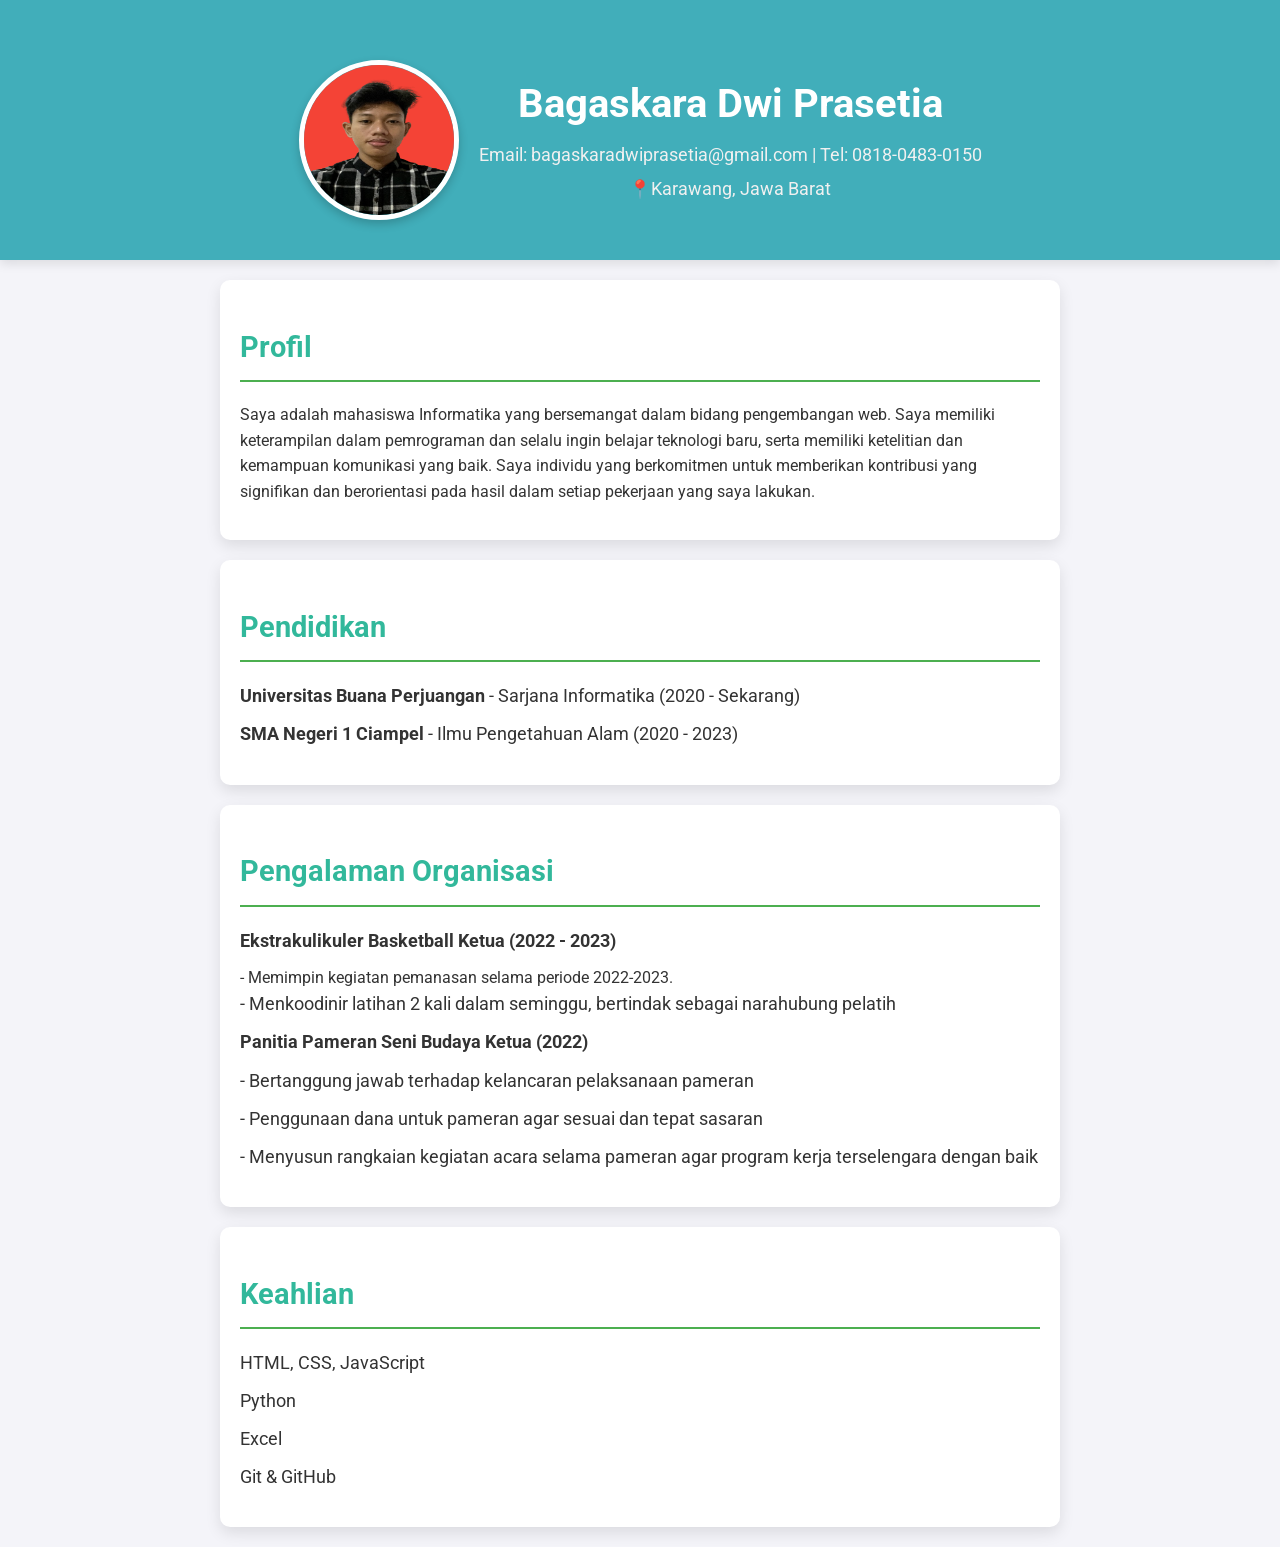
<file: index.html>
<!DOCTYPE html>
<html lang="en">
<head>
    <meta charset="UTF-8">
    <meta name="viewport" content="width=device-width, initial-scale=1.0">
    <title>CV - Bagaskara Dwi Prasetia</title>
    <link rel="stylesheet" href="styles.css">
</head>
<body>
    <header>
        <link href="https://fonts.googleapis.com/css2?family=Roboto:wght@400;500;700&display=swap" rel="stylesheet">
        <div class="profile">
            <img src="paspoto.jpg" alt="Foto Bagaskara Dwi Prasetia" class="profile-pic">
            <div class="info">
                <h1>Bagaskara Dwi Prasetia</h1>
                <p>Email: bagaskaradwiprasetia@gmail.com | Tel: 0818-0483-0150</p>
                <p><span>&#x1F4CD;</span>Karawang, Jawa Barat</p> 
            </div>
        </div>
    </header>

    <section>
        <h2>Profil</h2>
        <p>Saya adalah mahasiswa Informatika yang bersemangat dalam bidang pengembangan web. Saya memiliki keterampilan 
            dalam pemrograman dan selalu ingin belajar teknologi baru, serta memiliki ketelitian dan kemampuan komunikasi yang baik. Saya 
            individu yang berkomitmen untuk memberikan kontribusi yang signifikan dan berorientasi pada hasil dalam setiap pekerjaan
            yang saya lakukan.</p>
    </section>

    <section>
        <h2>Pendidikan</h2>
        <ul>
            <li><strong>Universitas Buana Perjuangan</strong> - Sarjana Informatika (2020 - Sekarang)</li>
            <li><strong>SMA Negeri 1 Ciampel</strong> - Ilmu Pengetahuan Alam (2020 - 2023)</li>
        </ul>
    </section>

    <section>   
        <h2>Pengalaman Organisasi</h2>
        <ul>
            <li><strong>Ekstrakulikuler Basketball
                Ketua (2022 - 2023)</strong>
            </li>- Memimpin kegiatan pemanasan selama
                periode 2022-2023.</li>
            <li>- Menkoodinir latihan 2 kali dalam seminggu,
                bertindak sebagai narahubung pelatih</li>

            <li><strong>Panitia Pameran Seni Budaya
                Ketua (2022)</strong></li>
            <li>- Bertanggung jawab terhadap kelancaran
                pelaksanaan pameran</li>
            <li>- Penggunaan dana untuk
                pameran agar sesuai dan tepat sasaran</li>
            <li>- Menyusun rangkaian kegiatan acara
                selama pameran agar program kerja
                terselengara dengan baik</li>
        </ul>
    </section>

    <section>
        <h2>Keahlian</h2>
        <ul>
            <li>HTML, CSS, JavaScript</li>
            <li>Python</li>
            <li>Excel</li>
            <li>Git & GitHub</li>
        </ul>
    </section>

</body>
</html>
</file>
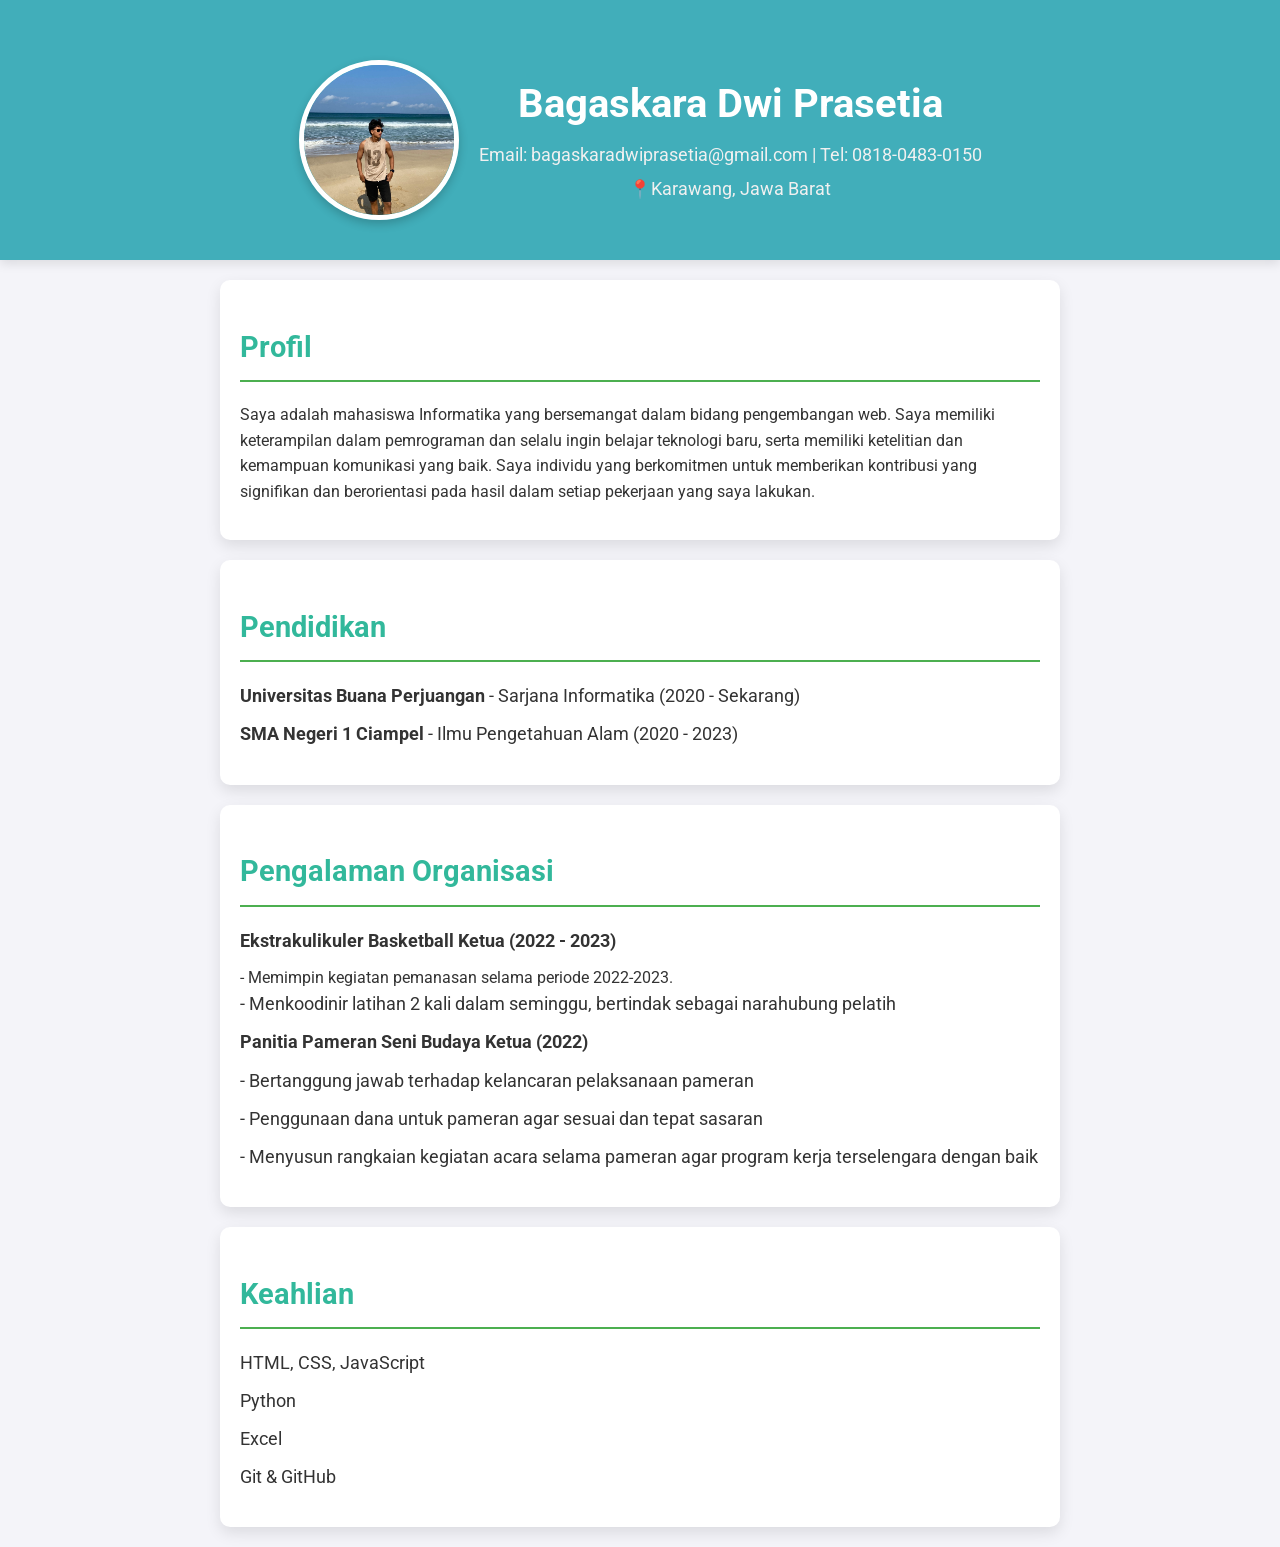
<file: CV ONLINE.html>
<!DOCTYPE html>
<html lang="en">
<head>
    <meta charset="UTF-8">
    <meta name="viewport" content="width=device-width, initial-scale=1.0">
    <title>CV - Bagaskara Dwi Prasetia</title>
    <link rel="stylesheet" href="styles.css">
</head>
<body>
    <header>
        <link href="https://fonts.googleapis.com/css2?family=Roboto:wght@400;500;700&display=swap" rel="stylesheet">
        <div class="profile">
            <img src="Bagasfoto.jpg" alt="Foto Bagaskara Dwi Prasetia" class="profile-pic">
            <div class="info">
                <h1>Bagaskara Dwi Prasetia</h1>
                <p>Email: bagaskaradwiprasetia@gmail.com | Tel: 0818-0483-0150</p>
                <p><span>&#x1F4CD;</span>Karawang, Jawa Barat</p> 
            </div>
        </div>
    </header>

    <section>
        <h2>Profil</h2>
        <p>Saya adalah mahasiswa Informatika yang bersemangat dalam bidang pengembangan web. Saya memiliki keterampilan 
            dalam pemrograman dan selalu ingin belajar teknologi baru, serta memiliki ketelitian dan kemampuan komunikasi yang baik. Saya 
            individu yang berkomitmen untuk memberikan kontribusi yang signifikan dan berorientasi pada hasil dalam setiap pekerjaan
            yang saya lakukan.</p>
    </section>

    <section>
        <h2>Pendidikan</h2>
        <ul>
            <li><strong>Universitas Buana Perjuangan</strong> - Sarjana Informatika (2020 - Sekarang)</li>
            <li><strong>SMA Negeri 1 Ciampel</strong> - Ilmu Pengetahuan Alam (2020 - 2023)</li>
        </ul>
    </section>

    <section>   
        <h2>Pengalaman Organisasi</h2>
        <ul>
            <li><strong>Ekstrakulikuler Basketball
                Ketua (2022 - 2023)</strong>
            </li>- Memimpin kegiatan pemanasan selama
                periode 2022-2023.</li>
            <li>- Menkoodinir latihan 2 kali dalam seminggu,
                bertindak sebagai narahubung pelatih</li>

            <li><strong>Panitia Pameran Seni Budaya
                Ketua (2022)</strong></li>
            <li>- Bertanggung jawab terhadap kelancaran
                pelaksanaan pameran</li>
            <li>- Penggunaan dana untuk
                pameran agar sesuai dan tepat sasaran</li>
            <li>- Menyusun rangkaian kegiatan acara
                selama pameran agar program kerja
                terselengara dengan baik</li>
        </ul>
    </section>

    <section>
        <h2>Keahlian</h2>
        <ul>
            <li>HTML, CSS, JavaScript</li>
            <li>Python</li>
            <li>Excel</li>
            <li>Git & GitHub</li>
        </ul>
    </section>

</body>
</html>
</file>
<file: styles.css>
/* Global Styles */
body {
    font-family: 'Roboto', sans-serif;
    margin: 0;
    padding: 0;
    background-color: #f4f4f9;
    color: #333;
    line-height: 1.6;
}

/* Header Section */
header {
    background-color: #41aeba; /* Warna hijau cerah */
    color: white;
    padding: 40px;
    text-align: center;
    box-shadow: 0 4px 10px rgba(0, 0, 0, 0.1); /* Bayangan halus */
}

.profile {
    display: flex;
    align-items: center;
    justify-content: center;
    margin-top: 20px;
}

.profile-pic {
    border-radius: 50%;
    width: 150px;
    height: 150px;
    margin-right: 20px;
    border: 5px solid white;
    box-shadow: 0 4px 10px rgba(0, 0, 0, 0.2); /* Menambahkan bayangan pada foto */
    transition: transform 0.3s ease; /* Animasi transisi saat foto dihover */
}

.profile-pic:hover {
    transform: scale(1.05); /* Efek zoom saat dihover */
}

.info h1 {
    margin: 0;
    font-size: 2.5rem;
}

.info p {
    margin: 5px 0;
    font-size: 1.1rem;
    color: #f0f0f0;
}

/* Section Styling */
section {
    margin: 20px auto;
    padding: 20px;
    max-width: 800px;
    background-color: white;
    border-radius: 10px;
    box-shadow: 0 6px 15px rgba(0, 0, 0, 0.1); /* Memberikan efek bayangan pada setiap section */
}

section h2 {
    font-size: 1.8rem;
    color: #32b89b; /* Warna hijau untuk heading */
    border-bottom: 2px solid #4CAF50;
    padding-bottom: 10px;
    margin-bottom: 20px;
}

ul {
    list-style-type: none;
    padding: 0;
}

ul li {
    margin-bottom: 10px;
    font-size: 1.1rem;
}

/* Footer Styling */
footer {
    background-color: #333;
    color: white;
    text-align: center;
    padding: 20px;
    margin-top: 40px;
    box-shadow: 0 -4px 10px rgba(0, 0, 0, 0.1);
    position: relative;
    width: 100%;
}

footer p {
    margin: 0;
    font-size: 1rem;
}

/* Additional Styling */
@media (max-width: 768px) {
    .profile {
        flex-direction: column;
        text-align: center;
    }

    .profile-pic {
        margin-bottom: 20px;
    }
}
</file>
